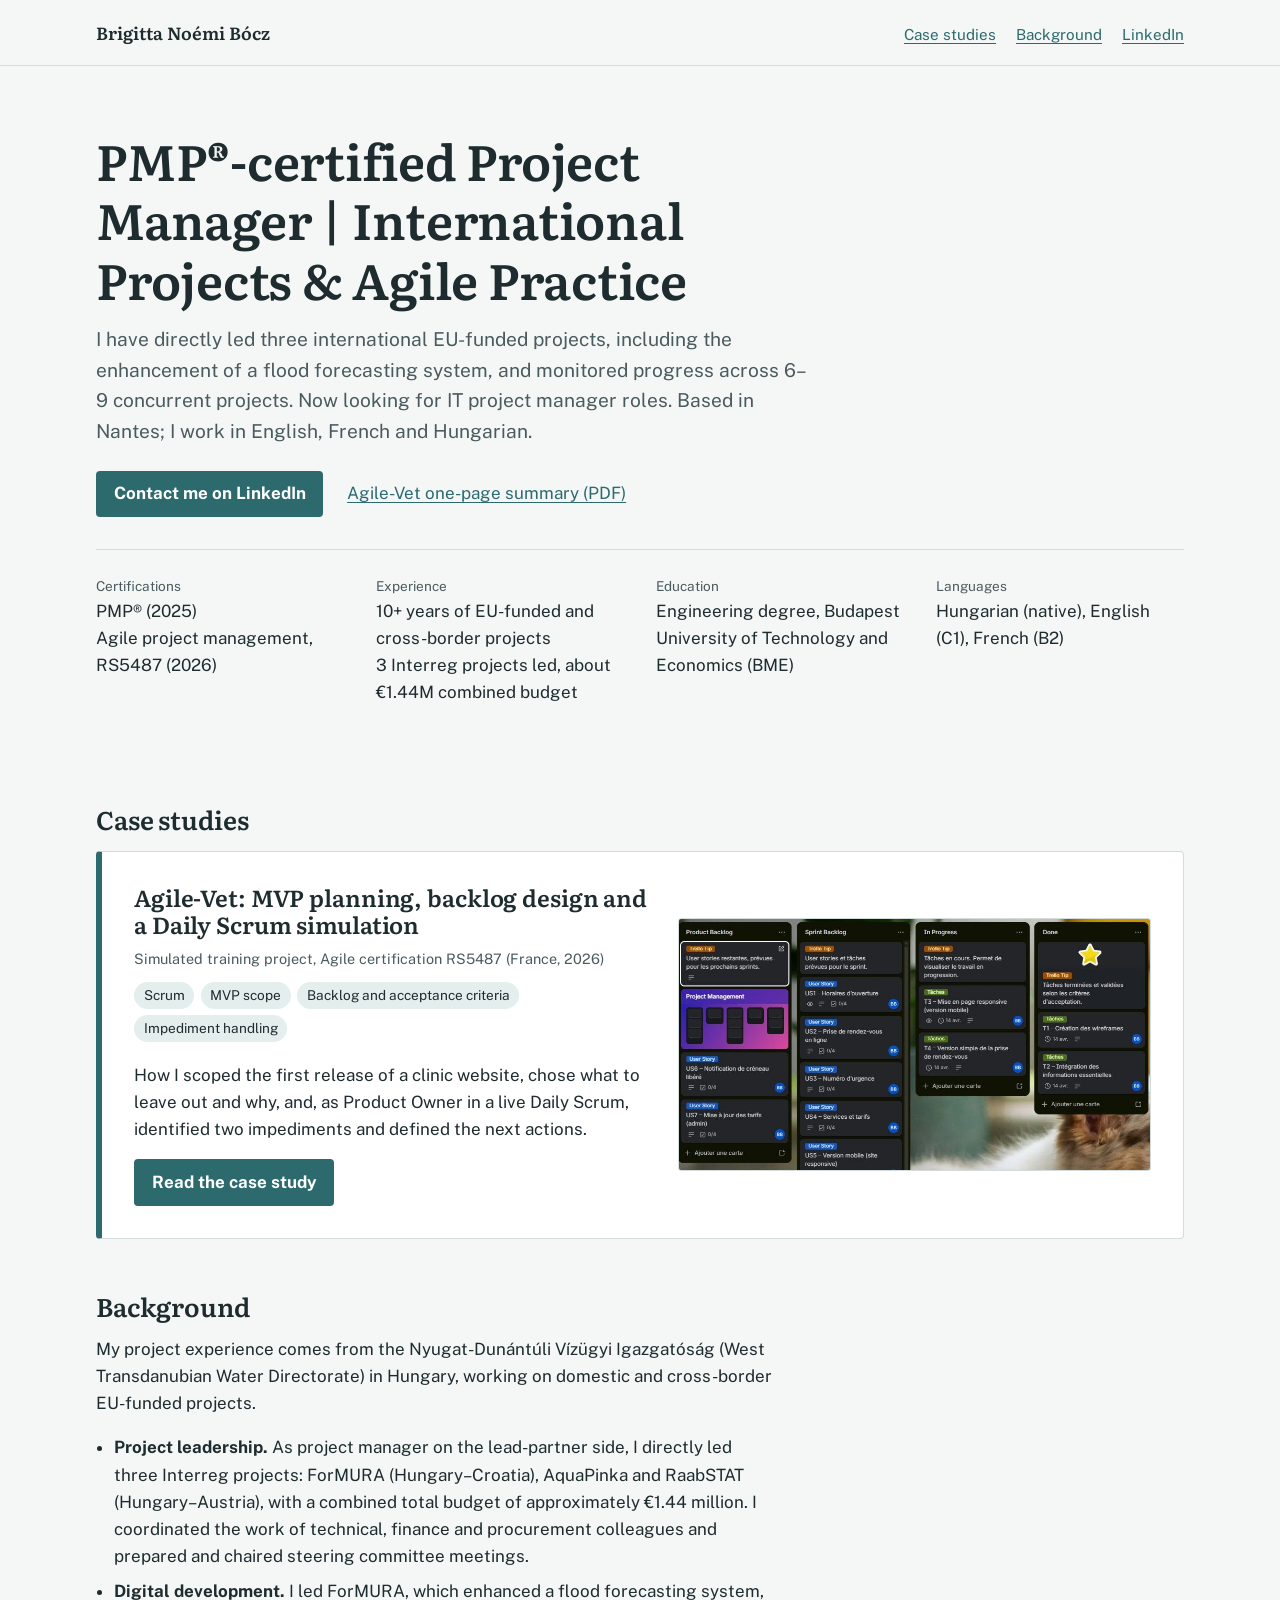
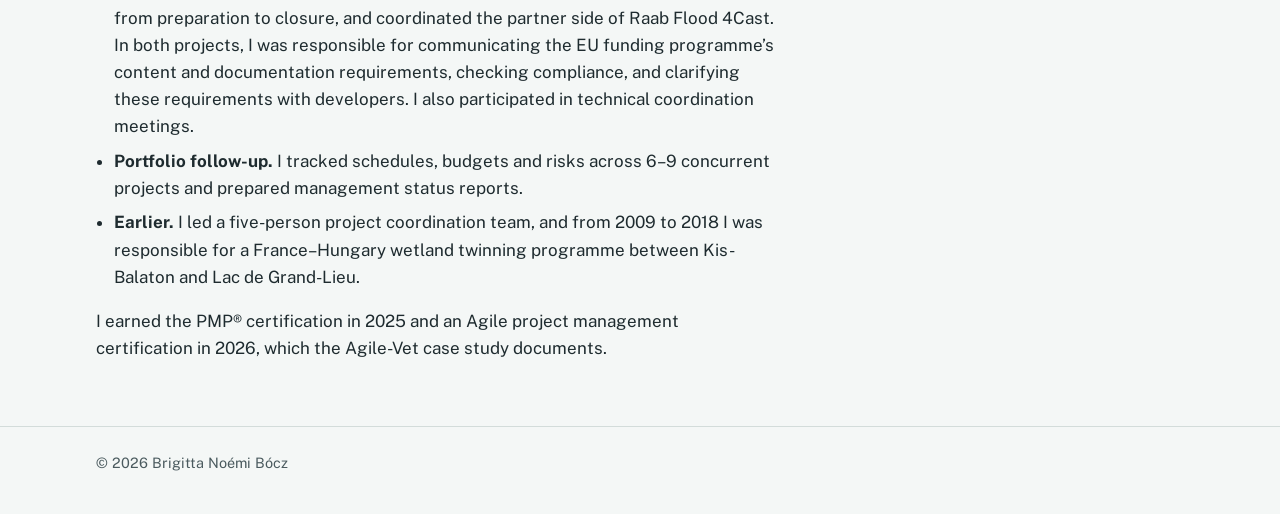
<file: index.html>
<!doctype html>
<html lang="en">
<head>
<meta charset="utf-8">
<meta name="viewport" content="width=device-width, initial-scale=1">
<title>Brigitta Noémi Bócz, project portfolio</title>
<meta name="description" content="PMP®-certified project manager: three Interreg projects led (about €1.44M combined budget), including a flood forecasting system enhancement. Agile certified. Looking for IT project manager roles.">
<meta property="og:type" content="website">
<meta property="og:title" content="Brigitta Noémi Bócz, project portfolio">
<meta property="og:description" content="PMP®-certified project manager for international projects, with Agile practice. Case studies and background.">
<meta property="og:url" content="https://brigittanoemibocz.github.io/">
<meta property="og:image" content="https://brigittanoemibocz.github.io/assets/img/og-portfolio.png">
<meta name="twitter:card" content="summary_large_image">
<link rel="stylesheet" href="assets/css/style.css">
</head>
<body>
<header class="site-head">
  <div class="wrap">
    <a class="site-name" href="./">Brigitta Noémi Bócz</a>
    <nav class="site-nav" aria-label="Main">
      <a href="#case-studies">Case studies</a>
      <a href="#background">Background</a>
      <a href="https://www.linkedin.com/in/brigittanoemibocz/">LinkedIn</a>
    </nav>
  </div>
</header>

<main class="wrap">
  <section class="hero">
    <h1>PMP®-certified Project Manager | International Projects &amp; Agile Practice</h1>
    <p class="lead">I have directly led three international EU-funded projects, including the enhancement of a flood forecasting system, and monitored progress across 6–9 concurrent projects. Now looking for IT project manager roles. Based in Nantes; I work in English, French and Hungarian.</p>
    <p class="hero-links"><a class="button" href="https://www.linkedin.com/in/brigittanoemibocz/">Contact me on LinkedIn</a> <a href="assets/docs/Agile-Vet_one-page-summary.pdf">Agile-Vet one-page summary (PDF)</a></p>
    <ul class="facts">
      <li><strong>Certifications</strong>PMP® (2025)<br>Agile project management, RS5487 (2026)</li>
      <li><strong>Experience</strong>10+ years of EU-funded and cross-border projects<br>3 Interreg projects led, about €1.44M combined budget</li>
      <li><strong>Education</strong>Engineering degree, Budapest University of Technology and Economics (BME)</li>
      <li><strong>Languages</strong>Hungarian (native), English (C1), French (B2)</li>
    </ul>
  </section>

  <section id="case-studies" aria-labelledby="cs-title">
    <h2 id="cs-title">Case studies</h2>
    

    <article class="project">
      <div>
        <h3>Agile-Vet: MVP planning, backlog design and a Daily Scrum simulation</h3>
        <p class="status">Simulated training project, Agile certification RS5487 (France, 2026)</p>
        <ul class="tags" aria-label="Topics">
          <li>Scrum</li><li>MVP scope</li><li>Backlog and acceptance criteria</li><li>Impediment handling</li>
        </ul>
        <p>How I scoped the first release of a clinic website, chose what to leave out and why, and, as Product Owner in a live Daily Scrum, identified two impediments and defined the next actions.</p>
        <a class="button" href="projects/agile-vet.html">Read the case study</a>
      </div>
      <img src="assets/img/board-columns-thumb.jpg" width="900" height="480" alt="Trello board for the Agile-Vet project at mid-sprint, with Product Backlog, Sprint Backlog, In Progress and Done columns.">
    </article>
  </section>

  <section id="background" aria-labelledby="bg-title" class="prose">
    <h2 id="bg-title">Background</h2>
    <p>My project experience comes from the Nyugat-Dunántúli Vízügyi Igazgatóság (West Transdanubian Water Directorate) in Hungary, working on domestic and cross-border EU-funded projects.</p>
    <ul class="clean">
      <li><strong>Project leadership.</strong> As project manager on the lead-partner side, I directly led three Interreg projects: ForMURA (Hungary–Croatia), AquaPinka and RaabSTAT (Hungary–Austria), with a combined total budget of approximately €1.44 million. I coordinated the work of technical, finance and procurement colleagues and prepared and chaired steering committee meetings.</li>
      <li><strong>Digital development.</strong> I led ForMURA, which enhanced a flood forecasting system, from preparation to closure, and coordinated the partner side of Raab Flood 4Cast. In both projects, I was responsible for communicating the EU funding programme’s content and documentation requirements, checking compliance, and clarifying these requirements with developers. I also participated in technical coordination meetings.</li>
      <li><strong>Portfolio follow-up.</strong> I tracked schedules, budgets and risks across 6–9 concurrent projects and prepared management status reports.</li>
      <li><strong>Earlier.</strong> I led a five-person project coordination team, and from 2009 to 2018 I was responsible for a France–Hungary wetland twinning programme between Kis-Balaton and Lac de Grand-Lieu.</li>
    </ul>
    <p>I earned the PMP® certification in 2025 and an Agile project management certification in 2026, which the Agile-Vet case study documents.</p>
  </section>
</main>

<footer class="site-foot">
  <div class="wrap">© 2026 Brigitta Noémi Bócz</div>
</footer>
</body>
</html>
</file>
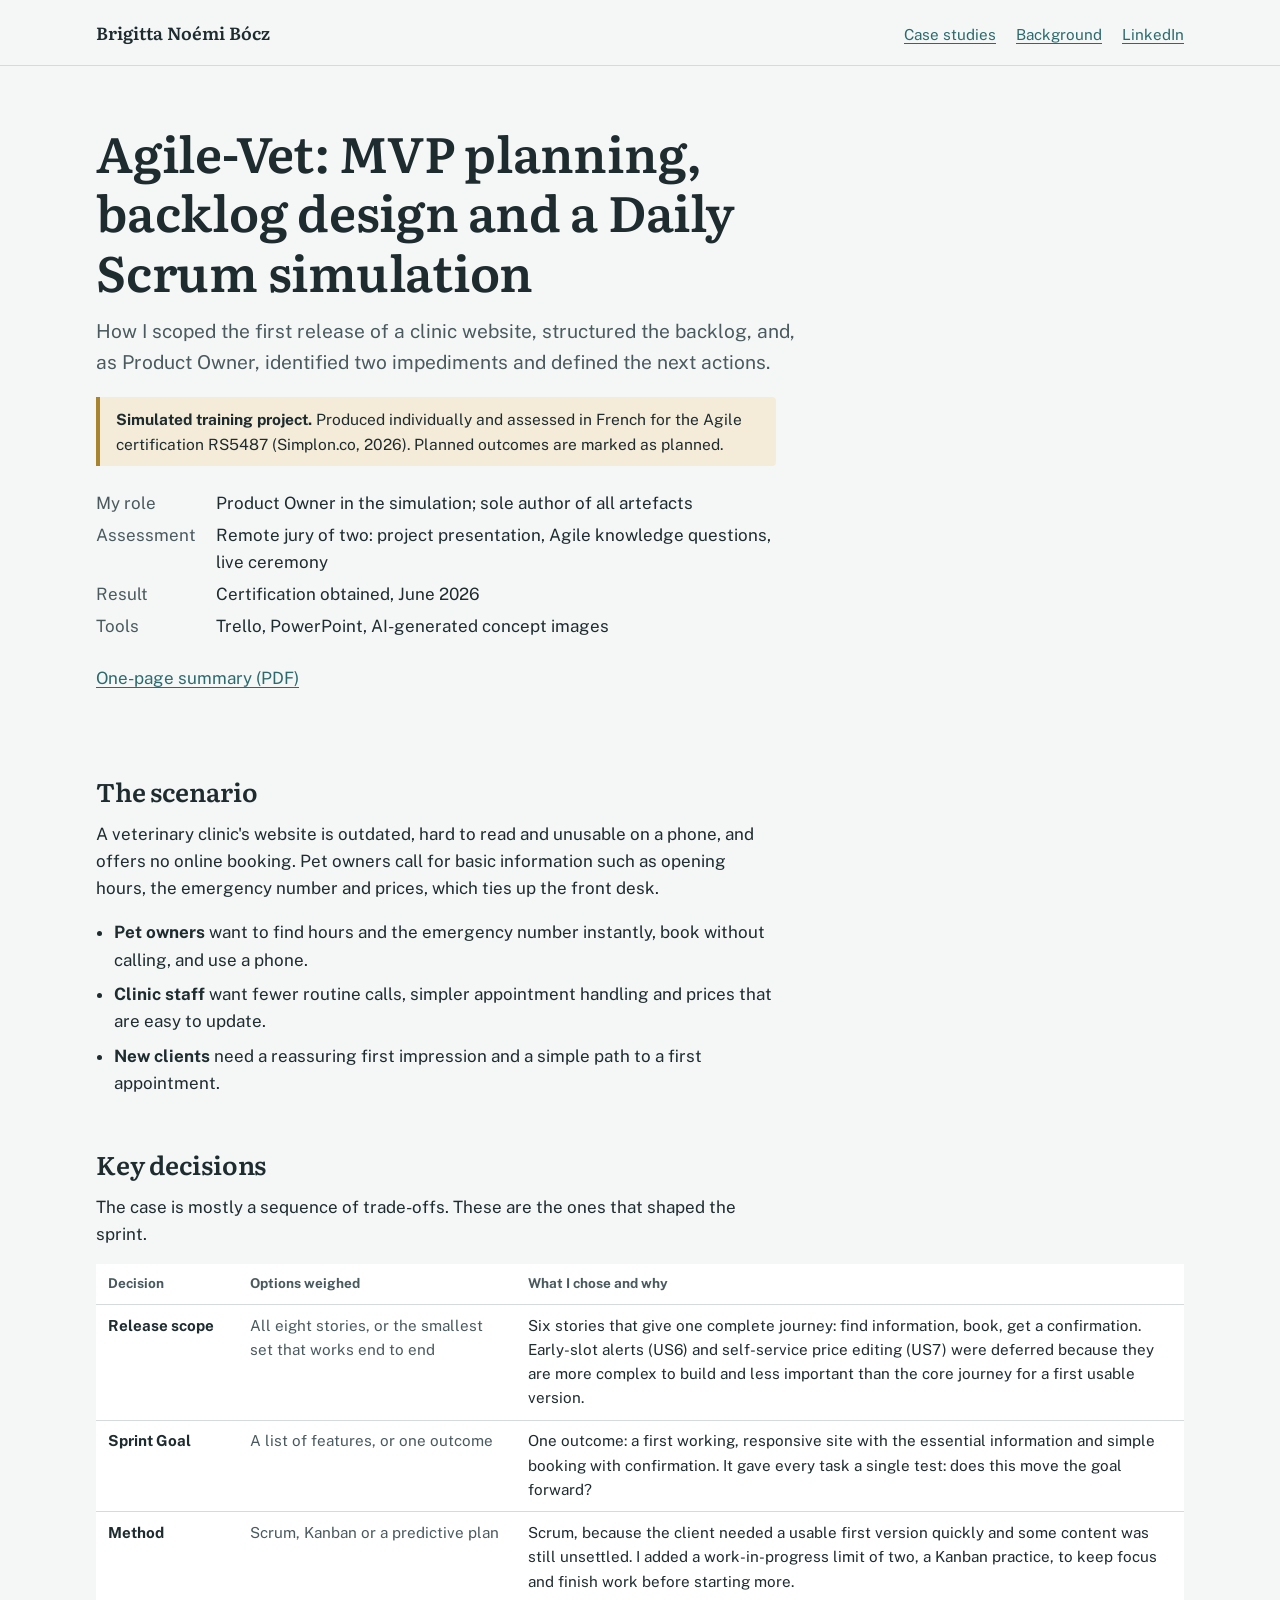
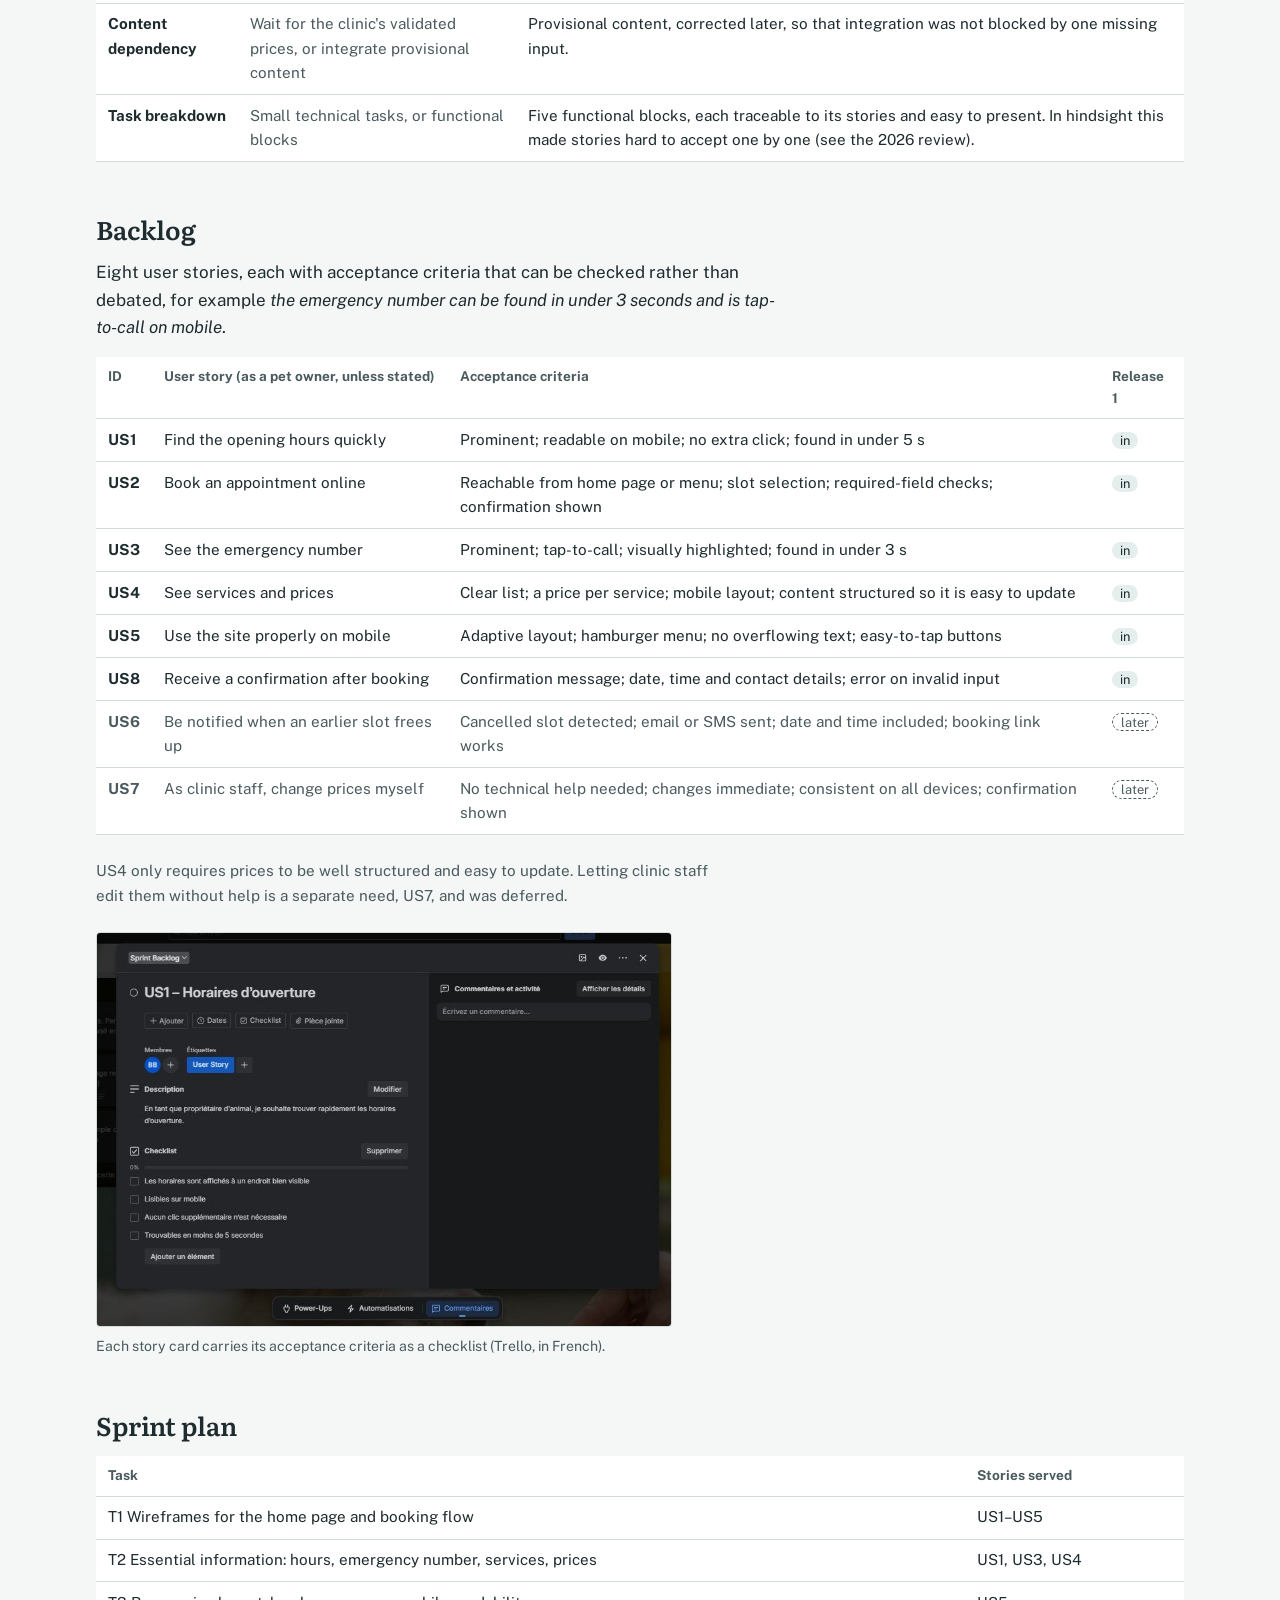
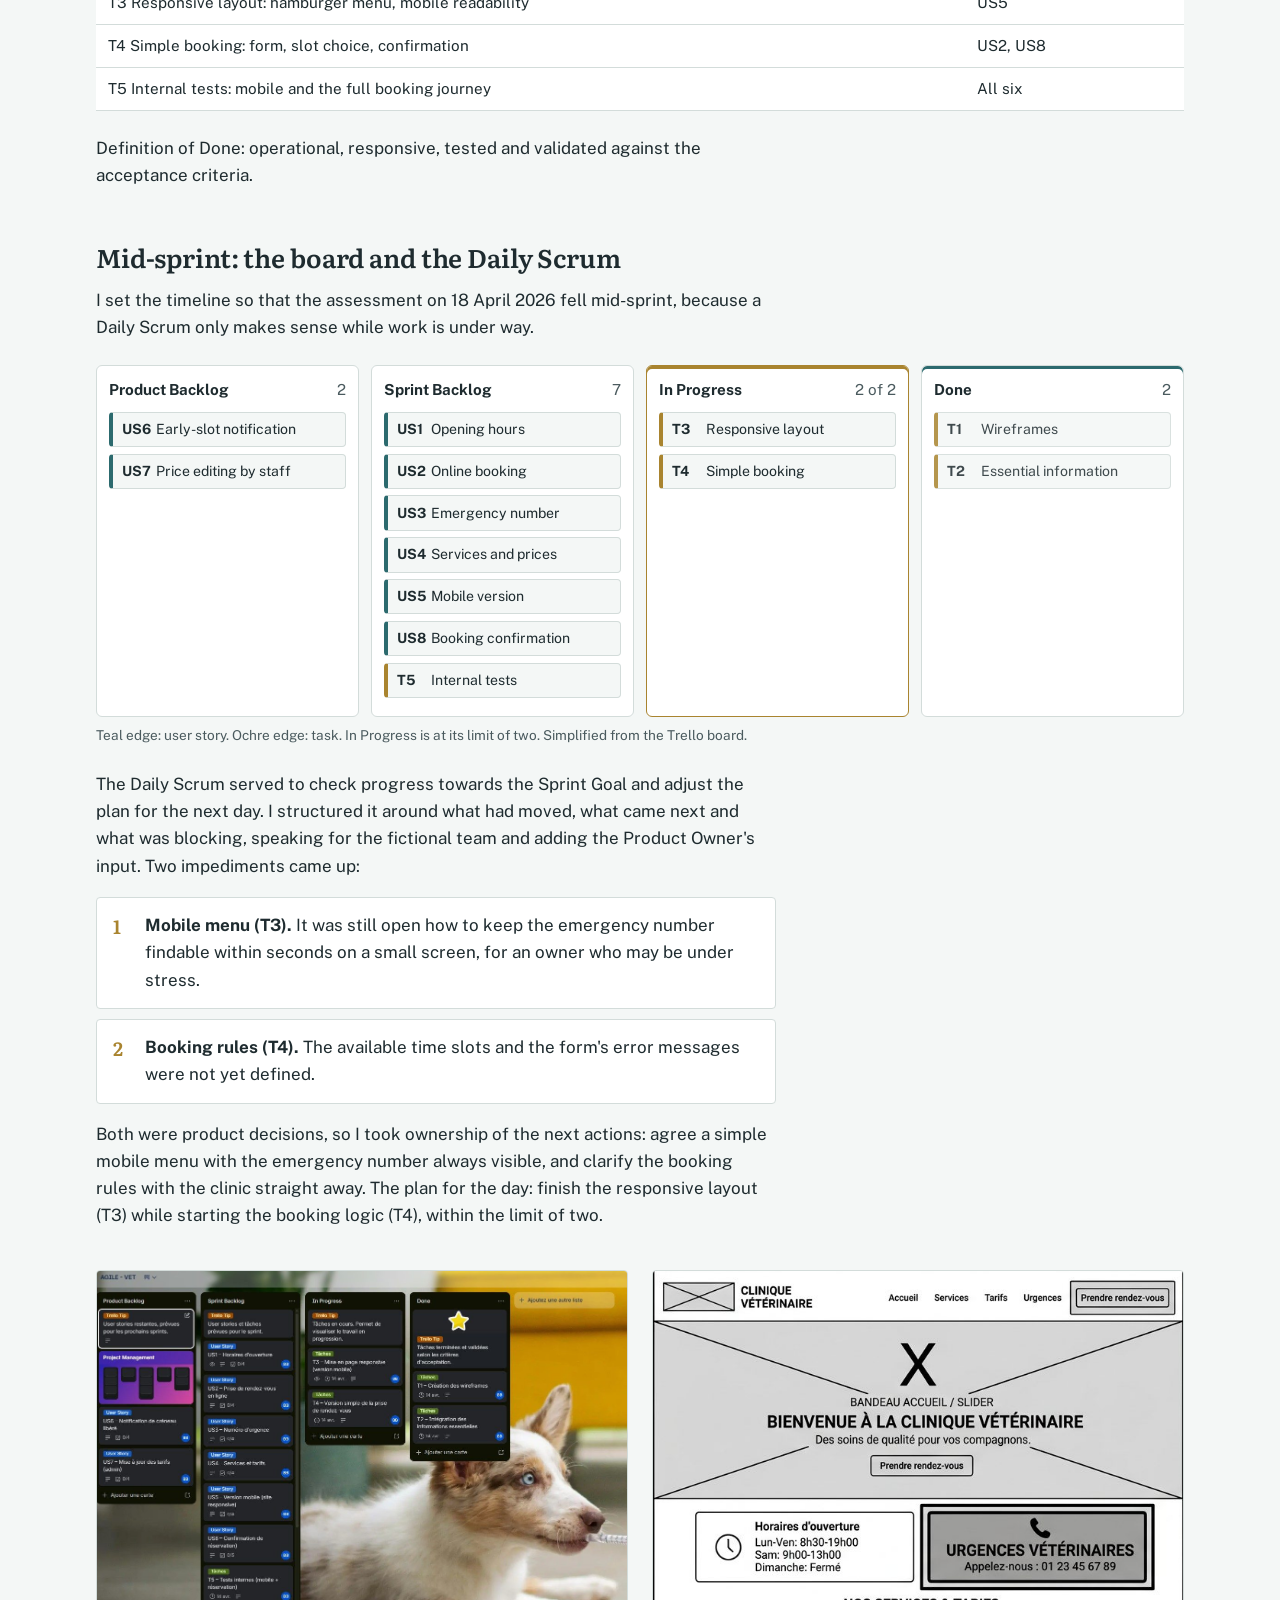
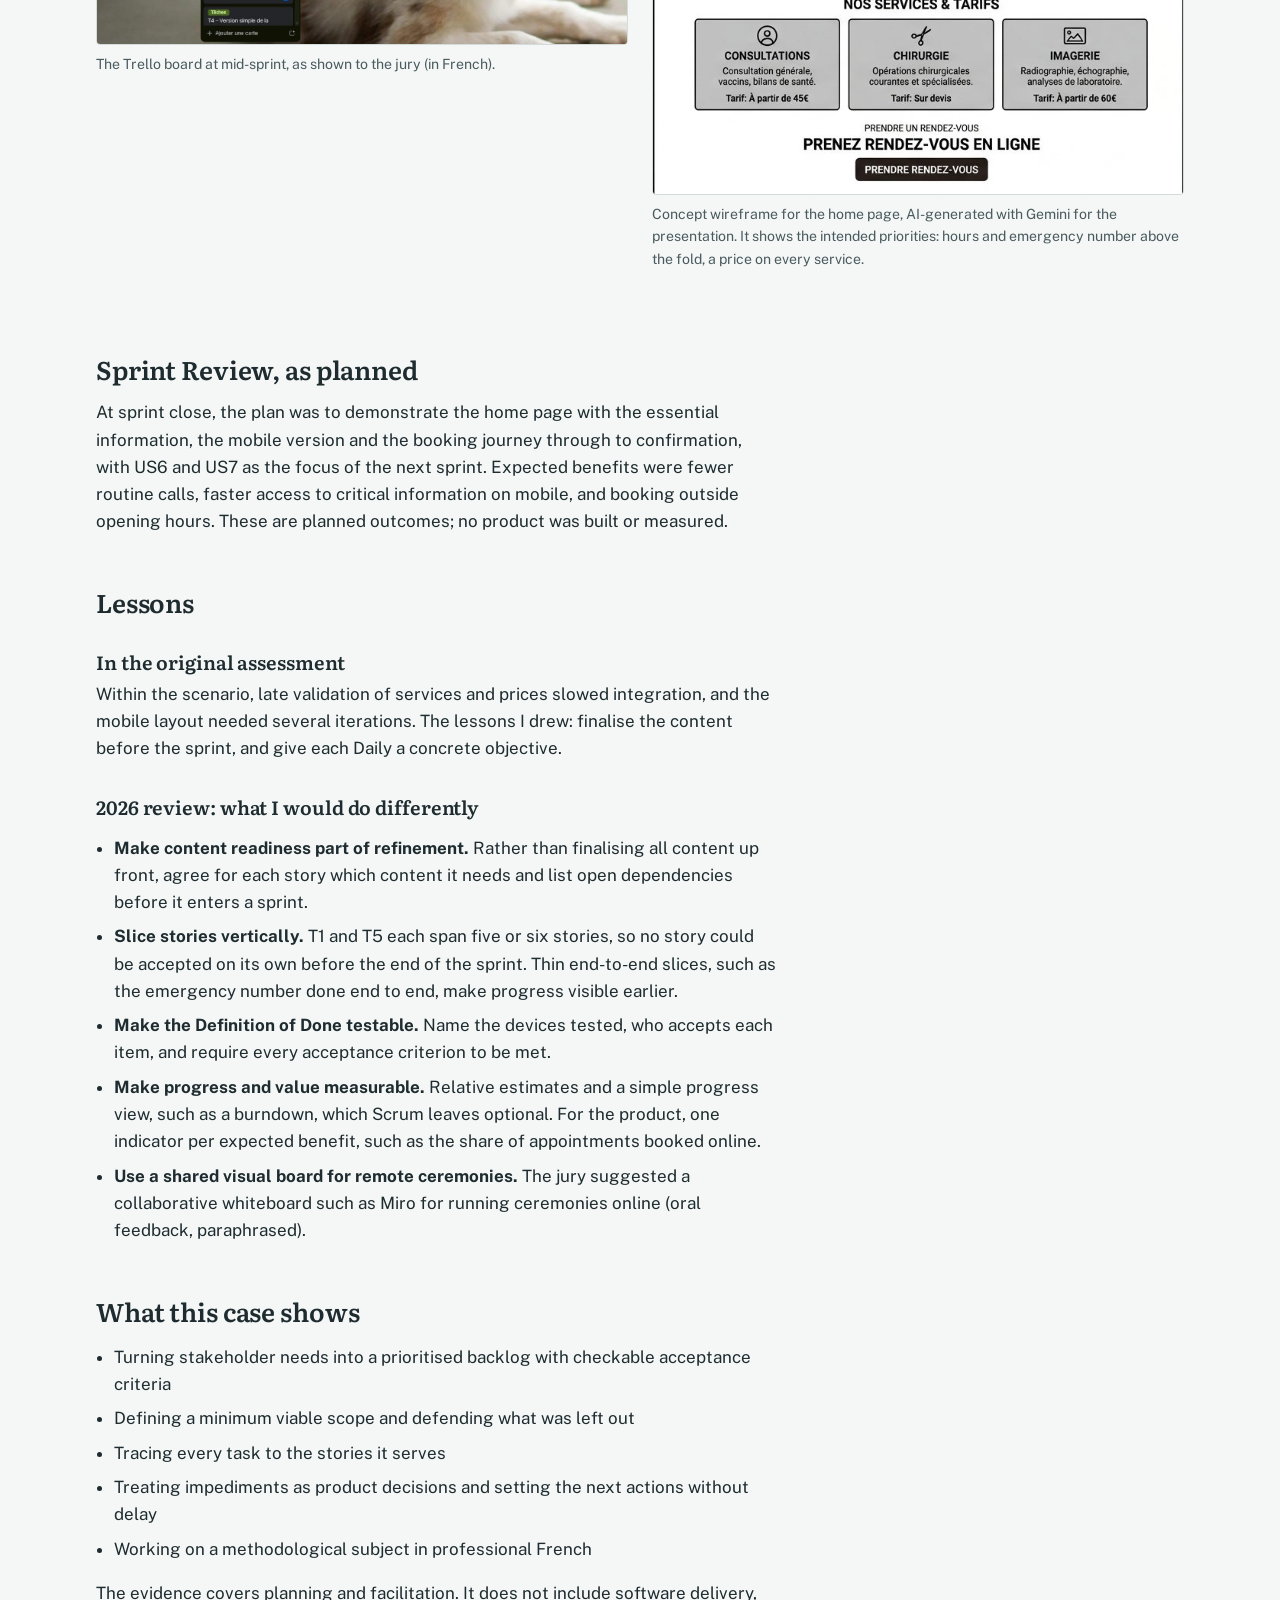
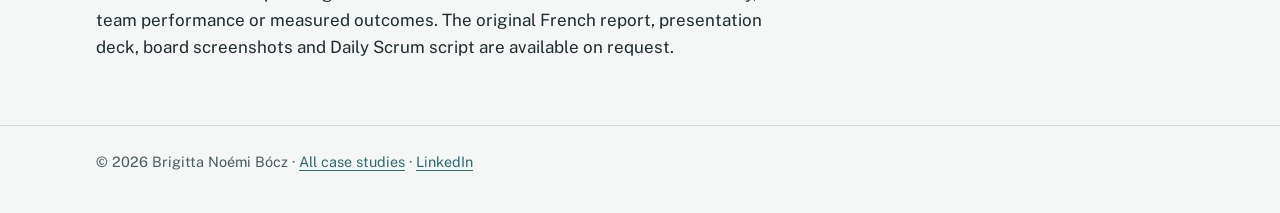
<file: projects/agile-vet.html>
<!doctype html>
<html lang="en">
<head>
<meta charset="utf-8">
<meta name="viewport" content="width=device-width, initial-scale=1">
<title>Agile-Vet case study, Brigitta Noémi Bócz</title>
<meta name="description" content="Agile-Vet: MVP planning, backlog design and a Daily Scrum simulation for a veterinary clinic website. Simulated training project, Agile certification RS5487 (France, 2026).">
<meta property="og:type" content="article">
<meta property="og:title" content="Agile-Vet: MVP planning, backlog design and a Daily Scrum simulation">
<meta property="og:description" content="How I scoped an MVP, structured the backlog and handled impediments as Product Owner. Simulated training project, Agile certification RS5487 (France, 2026).">
<meta property="og:url" content="https://brigittanoemibocz.github.io/projects/agile-vet.html">
<meta property="og:image" content="https://brigittanoemibocz.github.io/assets/img/og-agile-vet.png">
<meta name="twitter:card" content="summary_large_image">
<link rel="stylesheet" href="../assets/css/style.css">
</head>
<body>
<header class="site-head">
  <div class="wrap">
    <a class="site-name" href="../">Brigitta Noémi Bócz</a>
    <nav class="site-nav" aria-label="Main">
      <a href="../#case-studies">Case studies</a>
      <a href="../#background">Background</a>
      <a href="https://www.linkedin.com/in/brigittanoemibocz/">LinkedIn</a>
    </nav>
  </div>
</header>

<main class="wrap">
  <header class="case-head">
    <h1>Agile-Vet: MVP planning, backlog design and a Daily Scrum simulation</h1>
    <p class="lead">How I scoped the first release of a clinic website, structured the backlog, and, as Product Owner, identified two impediments and defined the next actions.</p>

    <p class="label-line"><strong>Simulated training project.</strong> Produced individually and assessed in French for the Agile certification RS5487 (Simplon.co, 2026). Planned outcomes are marked as planned.</p>

    <dl class="meta">
      <dt>My role</dt><dd>Product Owner in the simulation; sole author of all artefacts</dd>
      <dt>Assessment</dt><dd>Remote jury of two: project presentation, Agile knowledge questions, live ceremony</dd>
      <dt>Result</dt><dd>Certification obtained, June 2026</dd>
      <dt>Tools</dt><dd>Trello, PowerPoint, AI-generated concept images</dd>
    </dl>
    <p><a href="../assets/docs/Agile-Vet_one-page-summary.pdf">One-page summary (PDF)</a></p>
  </header>

  <section class="prose" aria-labelledby="s1">
    <h2 id="s1">The scenario</h2>
    <p>A veterinary clinic's website is outdated, hard to read and unusable on a phone, and offers no online booking. Pet owners call for basic information such as opening hours, the emergency number and prices, which ties up the front desk.</p>
    <ul class="clean">
      <li><strong>Pet owners</strong> want to find hours and the emergency number instantly, book without calling, and use a phone.</li>
      <li><strong>Clinic staff</strong> want fewer routine calls, simpler appointment handling and prices that are easy to update.</li>
      <li><strong>New clients</strong> need a reassuring first impression and a simple path to a first appointment.</li>
    </ul>
  </section>

  <section aria-labelledby="s2">
    <h2 id="s2">Key decisions</h2>
    <p class="prose">The case is mostly a sequence of trade-offs. These are the ones that shaped the sprint.</p>
    <div class="table-scroll" tabindex="0" aria-label="Key decisions table, scrolls sideways on small screens">
      <table class="wide decisions">
        <thead><tr><th scope="col">Decision</th><th scope="col">Options weighed</th><th scope="col">What I chose and why</th></tr></thead>
        <tbody>
          <tr><td class="id">Release scope</td><td>All eight stories, or the smallest set that works end to end</td><td>Six stories that give one complete journey: find information, book, get a confirmation. Early-slot alerts (US6) and self-service price editing (US7) were deferred because they are more complex to build and less important than the core journey for a first usable version.</td></tr>
          <tr><td class="id">Sprint Goal</td><td>A list of features, or one outcome</td><td>One outcome: a first working, responsive site with the essential information and simple booking with confirmation. It gave every task a single test: does this move the goal forward?</td></tr>
          <tr><td class="id">Method</td><td>Scrum, Kanban or a predictive plan</td><td>Scrum, because the client needed a usable first version quickly and some content was still unsettled. I added a work-in-progress limit of two, a Kanban practice, to keep focus and finish work before starting more.</td></tr>
          <tr><td class="id">Content dependency</td><td>Wait for the clinic's validated prices, or integrate provisional content</td><td>Provisional content, corrected later, so that integration was not blocked by one missing input.</td></tr>
          <tr><td class="id">Task breakdown</td><td>Small technical tasks, or functional blocks</td><td>Five functional blocks, each traceable to its stories and easy to present. In hindsight this made stories hard to accept one by one (see the 2026 review).</td></tr>
        </tbody>
      </table>
    </div>
  </section>

  <section aria-labelledby="s3">
    <h2 id="s3">Backlog</h2>
    <p class="prose">Eight user stories, each with acceptance criteria that can be checked rather than debated, for example <em>the emergency number can be found in under 3 seconds and is tap-to-call on mobile</em>.</p>
    <div class="table-scroll" tabindex="0" aria-label="User stories table, scrolls sideways on small screens">
      <table class="wide">
        <thead><tr><th scope="col">ID</th><th scope="col">User story (as a pet owner, unless stated)</th><th scope="col">Acceptance criteria</th><th scope="col">Release 1</th></tr></thead>
        <tbody>
          <tr><td class="id">US1</td><td>Find the opening hours quickly</td><td>Prominent; readable on mobile; no extra click; found in under 5 s</td><td><span class="pill in">in</span></td></tr>
          <tr><td class="id">US2</td><td>Book an appointment online</td><td>Reachable from home page or menu; slot selection; required-field checks; confirmation shown</td><td><span class="pill in">in</span></td></tr>
          <tr><td class="id">US3</td><td>See the emergency number</td><td>Prominent; tap-to-call; visually highlighted; found in under 3 s</td><td><span class="pill in">in</span></td></tr>
          <tr><td class="id">US4</td><td>See services and prices</td><td>Clear list; a price per service; mobile layout; content structured so it is easy to update</td><td><span class="pill in">in</span></td></tr>
          <tr><td class="id">US5</td><td>Use the site properly on mobile</td><td>Adaptive layout; hamburger menu; no overflowing text; easy-to-tap buttons</td><td><span class="pill in">in</span></td></tr>
          <tr><td class="id">US8</td><td>Receive a confirmation after booking</td><td>Confirmation message; date, time and contact details; error on invalid input</td><td><span class="pill in">in</span></td></tr>
          <tr class="deferred"><td class="id">US6</td><td>Be notified when an earlier slot frees up</td><td>Cancelled slot detected; email or SMS sent; date and time included; booking link works</td><td><span class="pill out">later</span></td></tr>
          <tr class="deferred"><td class="id">US7</td><td>As clinic staff, change prices myself</td><td>No technical help needed; changes immediate; consistent on all devices; confirmation shown</td><td><span class="pill out">later</span></td></tr>
        </tbody>
      </table>
    </div>
    <p class="prose note">US4 only requires prices to be well structured and easy to update. Letting clinic staff edit them without help is a separate need, US7, and was deferred.</p>
    <figure class="narrow">
      <img src="../assets/img/card-us1-acceptance-criteria.jpg" width="857" height="587" loading="lazy" alt="Trello card for US1, opening hours, showing the user story and a four-item acceptance-criteria checklist.">
      <figcaption>Each story card carries its acceptance criteria as a checklist (Trello, in French).</figcaption>
    </figure>
  </section>

  <section aria-labelledby="s4">
    <h2 id="s4">Sprint plan</h2>
    <div class="table-scroll prose">
      <table>
        <thead><tr><th scope="col">Task</th><th scope="col">Stories served</th></tr></thead>
        <tbody>
          <tr><td>T1 Wireframes for the home page and booking flow</td><td>US1–US5</td></tr>
          <tr><td>T2 Essential information: hours, emergency number, services, prices</td><td>US1, US3, US4</td></tr>
          <tr><td>T3 Responsive layout: hamburger menu, mobile readability</td><td>US5</td></tr>
          <tr><td>T4 Simple booking: form, slot choice, confirmation</td><td>US2, US8</td></tr>
          <tr><td>T5 Internal tests: mobile and the full booking journey</td><td>All six</td></tr>
        </tbody>
      </table>
    </div>
    <p class="prose">Definition of Done: operational, responsive, tested and validated against the acceptance criteria.</p>
  </section>

  <section aria-labelledby="s5">
    <h2 id="s5">Mid-sprint: the board and the Daily Scrum</h2>
    <p class="prose">I set the timeline so that the assessment on 18 April 2026 fell mid-sprint, because a Daily Scrum only makes sense while work is under way.</p>

    <div class="board-wrap">
      <div class="board" role="group" aria-label="Sprint board at mid-sprint">
        <div class="col">
          <h4>Product Backlog <span>2</span></h4>
          <div class="card story"><b>US6</b> Early-slot notification</div>
          <div class="card story"><b>US7</b> Price editing by staff</div>
        </div>
        <div class="col">
          <h4>Sprint Backlog <span>7</span></h4>
          <div class="card story"><b>US1</b> Opening hours</div>
          <div class="card story"><b>US2</b> Online booking</div>
          <div class="card story"><b>US3</b> Emergency number</div>
          <div class="card story"><b>US4</b> Services and prices</div>
          <div class="card story"><b>US5</b> Mobile version</div>
          <div class="card story"><b>US8</b> Booking confirmation</div>
          <div class="card task"><b>T5</b> Internal tests</div>
        </div>
        <div class="col wip">
          <h4>In Progress <span>2 of 2</span></h4>
          <div class="card task"><b>T3</b> Responsive layout</div>
          <div class="card task"><b>T4</b> Simple booking</div>
        </div>
        <div class="col done">
          <h4>Done <span>2</span></h4>
          <div class="card task"><b>T1</b> Wireframes</div>
          <div class="card task"><b>T2</b> Essential information</div>
        </div>
      </div>
      <p class="board-legend">Teal edge: user story. Ochre edge: task. In Progress is at its limit of two. Simplified from the Trello board.</p>
    </div>

    <div class="prose">
      <p>The Daily Scrum served to check progress towards the Sprint Goal and adjust the plan for the next day. I structured it around what had moved, what came next and what was blocking, speaking for the fictional team and adding the Product Owner's input. Two impediments came up:</p>
    </div>
    <ol class="impediments">
      <li><strong>Mobile menu (T3).</strong> It was still open how to keep the emergency number findable within seconds on a small screen, for an owner who may be under stress.</li>
      <li><strong>Booking rules (T4).</strong> The available time slots and the form's error messages were not yet defined.</li>
    </ol>
    <div class="prose">
      <p>Both were product decisions, so I took ownership of the next actions: agree a simple mobile menu with the emergency number always visible, and clarify the booking rules with the clinic straight away. The plan for the day: finish the responsive layout (T3) while starting the booking logic (T4), within the limit of two.</p>
    </div>

    <div class="fig-pair">
      <figure>
        <img src="../assets/img/board-mid-sprint.jpg" width="1151" height="811" loading="lazy" alt="Trello board at mid-sprint: T1 and T2 in Done, T3 and T4 in In Progress, stories and T5 in Sprint Backlog, US6 and US7 in Product Backlog.">
        <figcaption>The Trello board at mid-sprint, as shown to the jury (in French).</figcaption>
      </figure>
      <figure>
        <img src="../assets/img/concept-homepage-wireframe.jpg" width="694" height="685" loading="lazy" alt="Grey-scale wireframe of the clinic home page: banner, opening hours box, emphasised emergency number, three service cards with prices, booking button.">
        <figcaption>Concept wireframe for the home page, AI-generated with Gemini for the presentation. It shows the intended priorities: hours and emergency number above the fold, a price on every service.</figcaption>
      </figure>
    </div>
  </section>

  <section class="prose" aria-labelledby="s6">
    <h2 id="s6">Sprint Review, as planned</h2>
    <p>At sprint close, the plan was to demonstrate the home page with the essential information, the mobile version and the booking journey through to confirmation, with US6 and US7 as the focus of the next sprint. Expected benefits were fewer routine calls, faster access to critical information on mobile, and booking outside opening hours. These are planned outcomes; no product was built or measured.</p>
  </section>

  <section class="prose" aria-labelledby="s7">
    <h2 id="s7">Lessons</h2>
    <h3>In the original assessment</h3>
    <p>Within the scenario, late validation of services and prices slowed integration, and the mobile layout needed several iterations. The lessons I drew: finalise the content before the sprint, and give each Daily a concrete objective.</p>
    <h3>2026 review: what I would do differently</h3>
    <ul class="clean">
      <li><strong>Make content readiness part of refinement.</strong> Rather than finalising all content up front, agree for each story which content it needs and list open dependencies before it enters a sprint.</li>
      <li><strong>Slice stories vertically.</strong> T1 and T5 each span five or six stories, so no story could be accepted on its own before the end of the sprint. Thin end-to-end slices, such as the emergency number done end to end, make progress visible earlier.</li>
      <li><strong>Make the Definition of Done testable.</strong> Name the devices tested, who accepts each item, and require every acceptance criterion to be met.</li>
      <li><strong>Make progress and value measurable.</strong> Relative estimates and a simple progress view, such as a burndown, which Scrum leaves optional. For the product, one indicator per expected benefit, such as the share of appointments booked online.</li>
      <li><strong>Use a shared visual board for remote ceremonies.</strong> The jury suggested a collaborative whiteboard such as Miro for running ceremonies online (oral feedback, paraphrased).</li>
    </ul>
  </section>

  <section aria-labelledby="s8">
    <h2 id="s8">What this case shows</h2>
    <ul class="clean prose">
      <li>Turning stakeholder needs into a prioritised backlog with checkable acceptance criteria</li>
      <li>Defining a minimum viable scope and defending what was left out</li>
      <li>Tracing every task to the stories it serves</li>
      <li>Treating impediments as product decisions and setting the next actions without delay</li>
      <li>Working on a methodological subject in professional French</li>
    </ul>
    <p class="prose">The evidence covers planning and facilitation. It does not include software delivery, team performance or measured outcomes. The original French report, presentation deck, board screenshots and Daily Scrum script are available on request.</p>
  </section>
</main>

<footer class="site-foot">
  <div class="wrap">© 2026 Brigitta Noémi Bócz · <a href="../">All case studies</a> · <a href="https://www.linkedin.com/in/brigittanoemibocz/">LinkedIn</a></div>
</footer>
</body>
</html>
</file>
<file: assets/css/style.css>
@font-face { font-family: "Literata"; src: url("../fonts/literata-latin-400-normal.woff2") format("woff2"); font-weight: 400; font-display: swap; }
@font-face { font-family: "Literata"; src: url("../fonts/literata-latin-600-normal.woff2") format("woff2"); font-weight: 600; font-display: swap; }
@font-face { font-family: "Public Sans"; src: url("../fonts/public-sans-latin-400-normal.woff2") format("woff2"); font-weight: 400; font-display: swap; }
@font-face { font-family: "Public Sans"; src: url("../fonts/public-sans-latin-400-italic.woff2") format("woff2"); font-weight: 400; font-style: italic; font-display: swap; }
@font-face { font-family: "Public Sans"; src: url("../fonts/public-sans-latin-700-normal.woff2") format("woff2"); font-weight: 700; font-display: swap; }

:root {
  --ink: #1e2b2f;
  --ink-soft: #4a5a5e;
  --water: #2c6a6e;
  --water-tint: #e3eeed;
  --reed: #a9842f;
  --reed-tint: #f4ecd9;
  --paper: #f4f7f6;
  --surface: #ffffff;
  --line: #d3dcda;
  --serif: "Literata", Georgia, serif;
  --sans: "Public Sans", "Segoe UI", system-ui, sans-serif;
  --measure: 68ch;
}
@media (prefers-color-scheme: dark) {
  :root:not([data-theme="light"]) {
    --ink: #e4ecea; --ink-soft: #a9b8b6; --water: #7fbcbf; --water-tint: #1f3436;
    --reed: #d9b65e; --reed-tint: #3a3220; --paper: #141c1e; --surface: #1b2527; --line: #2f3d40;
  }
}
:root[data-theme="dark"] {
  --ink: #e4ecea; --ink-soft: #a9b8b6; --water: #7fbcbf; --water-tint: #1f3436;
  --reed: #d9b65e; --reed-tint: #3a3220; --paper: #141c1e; --surface: #1b2527; --line: #2f3d40;
}

* { box-sizing: border-box; }
html { -webkit-text-size-adjust: 100%; }
body {
  margin: 0; background: var(--paper); color: var(--ink);
  font-family: var(--sans); font-size: 1.0625rem; line-height: 1.6;
}
img { max-width: 100%; height: auto; display: block; }
a { color: var(--water); text-underline-offset: 0.18em; text-decoration-thickness: 1px; }
a:hover { text-decoration-thickness: 2px; }
:focus-visible { outline: 3px solid var(--reed); outline-offset: 3px; border-radius: 2px; }

.wrap { max-width: 72rem; margin: 0 auto; padding: 0 1rem; }
@media (min-width: 48rem) { .wrap { padding: 0 2rem; } }
.prose { max-width: var(--measure); }

/* header */
.site-head { border-bottom: 1px solid var(--line); }
.site-head .wrap { display: flex; justify-content: space-between; align-items: baseline; gap: 1rem; padding-top: 1.1rem; padding-bottom: 1.1rem; flex-wrap: wrap; }
.site-name { font-family: var(--serif); font-weight: 600; font-size: 1.1rem; color: var(--ink); text-decoration: none; }
.site-nav { display: flex; gap: 1.25rem; font-size: 0.95rem; }

h1, h2, h3 { font-family: var(--serif); font-weight: 600; line-height: 1.2; letter-spacing: -0.005em; }
h1 { font-size: clamp(2rem, 5vw, 3.1rem); margin: 0 0 1rem; max-width: 22ch; }
h2 { font-size: 1.6rem; margin: 3.25rem 0 0.9rem; }
h3 { font-size: 1.2rem; margin: 2rem 0 0.5rem; }
p { margin: 0 0 1rem; }
.lead { font-size: 1.2rem; color: var(--ink-soft); max-width: 60ch; }

/* home */
.hero { padding: 4rem 0 2.5rem; }
.facts { display: grid; gap: 0.25rem 2rem; grid-template-columns: repeat(auto-fit, minmax(14rem, 1fr)); margin: 2rem 0 0; padding: 1.25rem 0 0; border-top: 1px solid var(--line); list-style: none; }
.facts li { padding: 0.35rem 0; }
.facts strong { display: block; font-size: 0.85rem; color: var(--ink-soft); font-weight: 400; }

.project {
  display: grid; gap: 1.5rem; align-items: center;
  background: var(--surface); border: 1px solid var(--line); border-left: 6px solid var(--water);
  padding: 1.5rem; margin: 1rem 0 0; border-radius: 4px;
}
@media (min-width: 48rem) { .project { grid-template-columns: 1.1fr 1fr; padding: 2rem; } }
.project h3 { margin-top: 0; font-size: 1.45rem; }
.project .status { font-size: 0.9rem; color: var(--ink-soft); margin-bottom: 0.75rem; }
.project img { border: 1px solid var(--line); border-radius: 3px; }
.tags { display: flex; flex-wrap: wrap; gap: 0.4rem; padding: 0; margin: 0 0 1.25rem; list-style: none; }
.tags li { font-size: 0.85rem; background: var(--water-tint); color: var(--ink); padding: 0.15rem 0.6rem; border-radius: 999px; }
.button { display: inline-block; background: var(--water); color: #fff; padding: 0.6rem 1.1rem; border-radius: 4px; text-decoration: none; font-weight: 700; }
:root[data-theme="dark"] .button { color: #10201f; }
@media (prefers-color-scheme: dark) { :root:not([data-theme="light"]) .button { color: #10201f; } }
.button:hover { filter: brightness(1.08); }

/* case study */
.case-head { padding: 3.5rem 0 1rem; }
.notice {
  background: var(--reed-tint); border-left: 4px solid var(--reed);
  padding: 1rem 1.25rem; margin: 1.5rem 0; border-radius: 0 4px 4px 0; max-width: var(--measure);
}
.notice p:last-child { margin: 0; }
.meta { display: grid; grid-template-columns: max-content 1fr; gap: 0.3rem 1.25rem; margin: 1.5rem 0; max-width: var(--measure); }
.meta dt { color: var(--ink-soft); }
.meta dd { margin: 0; }

.table-scroll { overflow-x: auto; max-width: 100%; margin: 1rem 0 1.5rem; }
table { border-collapse: collapse; width: 100%; font-size: 0.95rem; background: var(--surface); }
th, td { text-align: left; vertical-align: top; padding: 0.55rem 0.75rem; border-bottom: 1px solid var(--line); }
th { font-weight: 700; color: var(--ink-soft); font-size: 0.85rem; }
td.id { font-weight: 700; white-space: nowrap; }
tr.deferred td { color: var(--ink-soft); }
.pill { font-size: 0.8rem; padding: 0.05rem 0.5rem; border-radius: 999px; white-space: nowrap; }
.pill.in { background: var(--water-tint); }
.pill.out { background: transparent; border: 1px dashed var(--ink-soft); }

.goal { font-family: var(--serif); font-size: 1.3rem; line-height: 1.45; border-left: 4px solid var(--water); padding: 0.25rem 0 0.25rem 1.25rem; margin: 1.5rem 0; max-width: 40ch; }

/* the board strip */
.board-wrap { margin: 1.5rem 0 0.5rem; }
.board { display: grid; gap: 0.75rem; grid-template-columns: repeat(2, minmax(0, 1fr)); }
@media (min-width: 56rem) { .board { grid-template-columns: repeat(4, minmax(0, 1fr)); } }
.col { background: var(--surface); border: 1px solid var(--line); border-radius: 6px; padding: 0.75rem; min-width: 0; }
.col h4 { font-family: var(--sans); font-size: 0.95rem; margin: 0 0 0.6rem; display: flex; justify-content: space-between; gap: 0.5rem; }
.col h4 span { font-weight: 400; color: var(--ink-soft); }
.col.wip { border-color: var(--reed); box-shadow: inset 0 3px 0 var(--reed); }
.col.done { box-shadow: inset 0 3px 0 var(--water); }
.card { font-size: 0.88rem; line-height: 1.35; padding: 0.45rem 0.55rem; border: 1px solid var(--line); border-radius: 4px; margin: 0 0 0.4rem; background: var(--paper); }
.card b { display: inline-block; min-width: 2.2em; }
.card.task { border-left: 4px solid var(--reed); }
.card.story { border-left: 4px solid var(--water); }
.col.done .card { opacity: 0.85; }
.board-legend { font-size: 0.85rem; color: var(--ink-soft); margin: 0.5rem 0 1.5rem; }

.impediments { counter-reset: imp; list-style: none; padding: 0; max-width: var(--measure); }
.impediments li { counter-increment: imp; position: relative; padding: 0.9rem 1rem 0.9rem 3rem; background: var(--surface); border: 1px solid var(--line); border-radius: 4px; margin-bottom: 0.6rem; }
.impediments li::before { content: counter(imp); position: absolute; left: 1rem; top: 0.85rem; font-family: var(--serif); font-weight: 600; font-size: 1.2rem; color: var(--reed); }

figure { margin: 1.5rem 0 2rem; }
figure img { border: 1px solid var(--line); border-radius: 4px; background: var(--surface); }
figcaption { font-size: 0.88rem; color: var(--ink-soft); margin-top: 0.5rem; max-width: var(--measure); }
.fig-pair { display: grid; gap: 1.5rem; }
@media (min-width: 48rem) { .fig-pair { grid-template-columns: 1fr 1fr; align-items: start; } }

.split { display: grid; gap: 1rem 2.5rem; max-width: 62rem; }
@media (min-width: 48rem) { .split { grid-template-columns: 1fr 1fr; } }
.split h3 { margin-top: 0.5rem; }
ul.clean { padding-left: 1.1rem; }
ul.clean li { margin-bottom: 0.45rem; }

.site-foot { border-top: 1px solid var(--line); margin-top: 4rem; padding: 1.5rem 0 2.5rem; font-size: 0.9rem; color: var(--ink-soft); }

@media print {
  .site-head, .site-foot { display: none; }
  body { background: #fff; }
}
@media (prefers-reduced-motion: reduce) { * { scroll-behavior: auto !important; } }

figure.narrow img { max-width: min(100%, 36rem); }
.table-scroll table.wide { min-width: 40rem; }

.label-line { max-width: var(--measure); background: var(--reed-tint); border-left: 4px solid var(--reed); padding: 0.6rem 1rem; border-radius: 0 4px 4px 0; margin: 1.25rem 0; font-size: 0.97rem; }
.note { font-size: 0.95rem; color: var(--ink-soft); }
table.decisions td.id { white-space: normal; min-width: 8rem; }
table.decisions td:nth-child(2) { color: var(--ink-soft); min-width: 11rem; }
.hero-links { display: flex; flex-wrap: wrap; align-items: center; gap: 0.75rem 1.5rem; margin-top: 1.5rem; }
@media (max-width: 40rem) {
  .table-scroll table.decisions { min-width: 0; }
  table.decisions, table.decisions tbody, table.decisions tr, table.decisions td { display: block; width: 100%; }
  table.decisions thead { display: none; }
  table.decisions tr { border-bottom: 1px solid var(--line); padding: 0.4rem 0; }
  table.decisions td { border: 0; padding: 0.2rem 0.75rem; min-width: 0; }
  table.decisions td.id { font-family: var(--serif); font-size: 1.05rem; padding-top: 0.5rem; }
  table.decisions td:nth-child(2)::before { content: "Options: "; font-weight: 700; }
  table.decisions td:nth-child(3)::before { content: "Chosen: "; font-weight: 700; }
}
</file>
